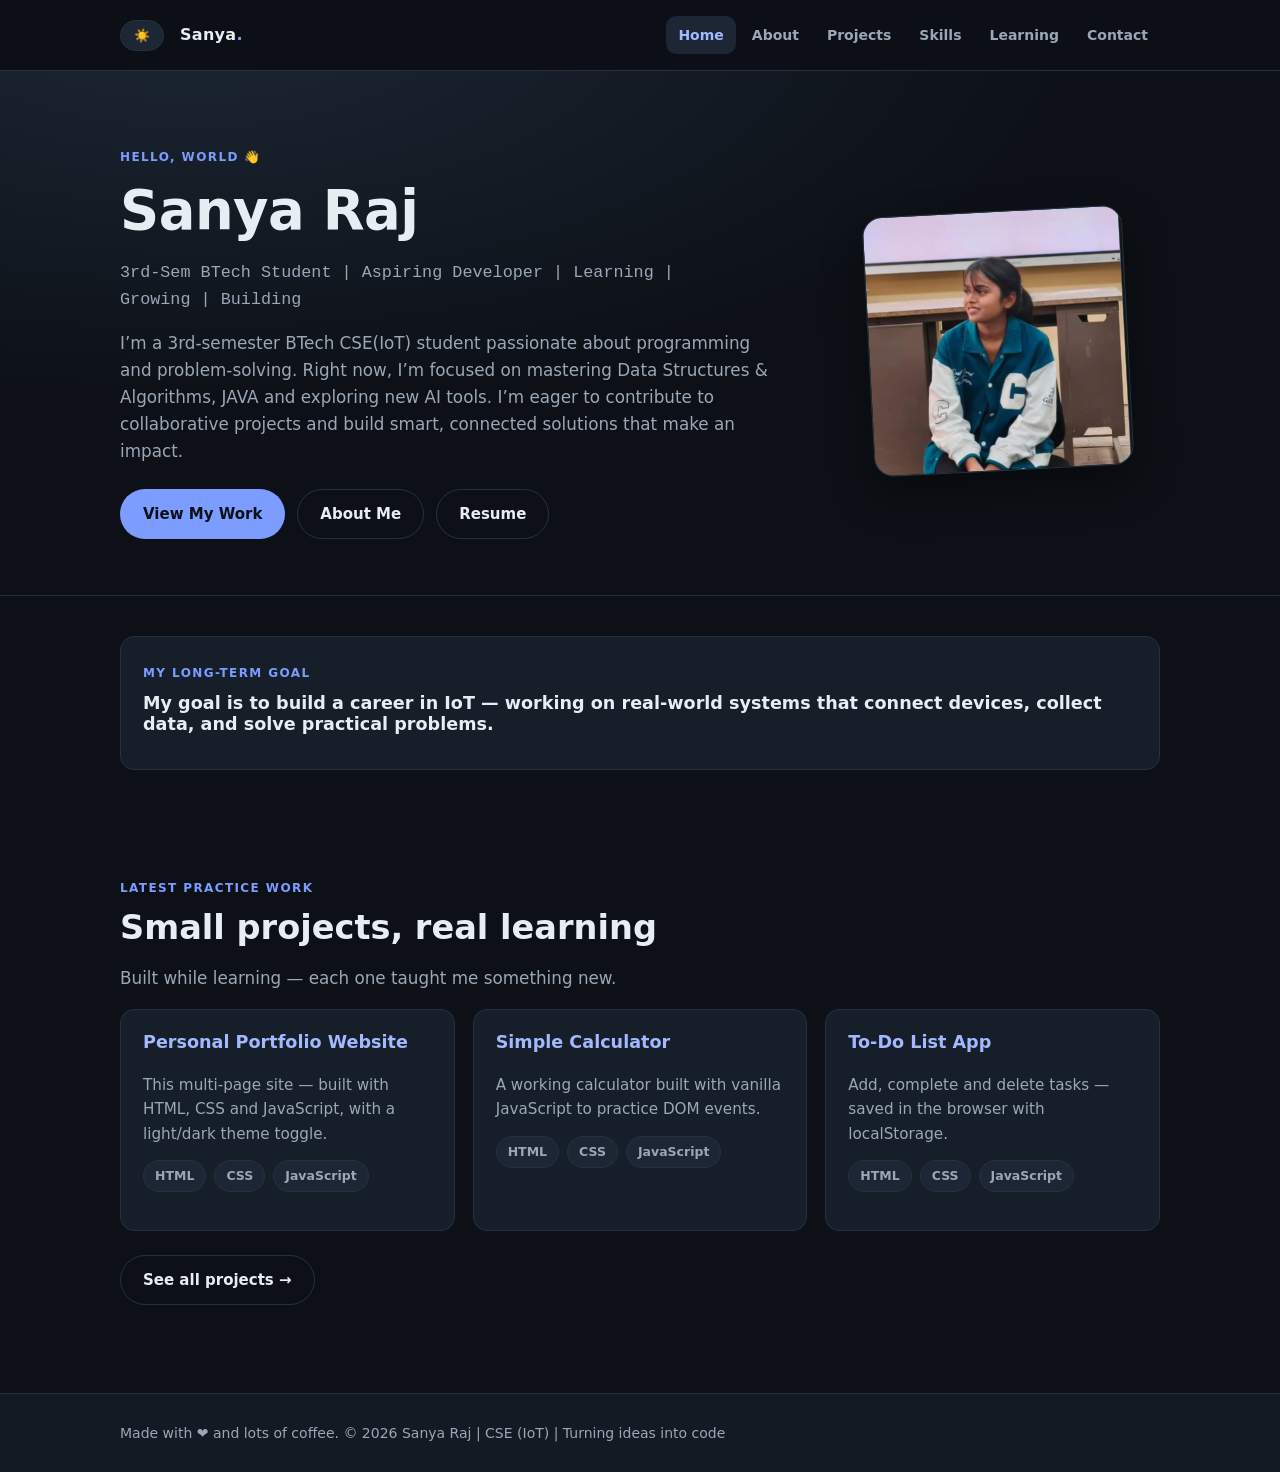
<file: index.html>
<!DOCTYPE html>
<html lang="en" data-theme="dark">
<head>
  <meta charset="UTF-8" />
  <meta name="viewport" content="width=device-width, initial-scale=1.0" />
  <title>Sanya Raj — BTech Student &amp; Aspiring Developer</title>
  <meta name="description" content="Portfolio of a 3rd-semester BTech student learning C, Python, Java, JavaScript, Web Dev and DSA. Aiming for a career in IoT." />
  <link rel="stylesheet" href="styles.css" />
</head>
<body>

  <!-- ============ NAVBAR ============ -->
  <header class="navbar">
    <div class="container nav-inner">
      <!-- Theme toggle: upper-left corner -->
      <button id="themeToggle" class="theme-toggle" type="button" aria-label="Switch theme">☀️</button>

    
      <a class="brand" href="index.html">Sanya<span>.</span></a>

      <button id="navToggle" class="nav-toggle" type="button" aria-controls="navLinks" aria-expanded="false">☰</button>

      <ul class="nav-links" id="navLinks">
        <li><a href="index.html">Home</a></li>
        <li><a href="about.html">About</a></li>
        <li><a href="projects.html">Projects</a></li>
        <li><a href="skills.html">Skills</a></li>
        <li><a href="learning.html">Learning</a></li>
        <li><a href="contact.html">Contact</a></li>
      </ul>
    </div>
  </header>

  <main>
    <!-- ============ HERO ============ -->
    <section class="hero">
      <div class="container hero-grid">
        <div>
          <span class="eyebrow">Hello, world 👋</span>
          
          <h1>Sanya Raj</h1>
          <p class="lead mono">
            3rd-Sem BTech Student | Aspiring Developer | Learning | Growing | Building
          </p>

          
          <p class="lead hero-intro">
           I’m a 3rd-semester BTech CSE(IoT) student passionate about programming and problem-solving.
Right now, I’m focused on mastering Data Structures & Algorithms, JAVA and exploring new AI tools.
I’m eager to contribute to collaborative projects and build smart, connected solutions that make an impact.
          </p>

          <div class="btn-row">
            <a class="btn btn-primary" href="projects.html">View My Work</a>
            <a class="btn btn-ghost" href="about.html">About Me</a>
            <a class="btn btn-ghost" href="about.html#resume">Resume</a>
          </div>
        </div>

        
        <div class="profile-card">
          <img class="profile-photo" src="profile.png" alt="Portrait of Sanya Raj" />
        </div>
      </div>
    </section>

    <hr class="divider" />

    <!-- ============ GOAL STRIP ============ -->
    <section class="section-tight">
      <div class="container">
        <div class="card">
          <span class="eyebrow">My long-term goal</span>
          
          <h3 class="goal-title">
            My goal is to build a career in IoT — working on real-world systems that connect devices,
            collect data, and solve practical problems.
          </h3>
        </div>
      </div>
    </section>

    <!-- ============ LATEST PRACTICE WORK ============ -->
    <section>
      <div class="container">
        <span class="eyebrow">Latest practice work</span>
        <h2>Small projects, real learning</h2>
        <p class="lead">Built while learning — each one taught me something new.</p>

        
        <div class="grid projects-preview">
          <a class="card" href="projects.html">
            <div class="card-head"><h3>Personal Portfolio Website</h3></div>
            <p>This multi-page site — built with HTML, CSS and JavaScript, with a light/dark theme toggle.</p>
            <ul class="chips">
              <li class="chip">HTML</li><li class="chip">CSS</li><li class="chip">JavaScript</li>
            </ul>
          </a>

          <a class="card" href="projects.html">
            <div class="card-head"><h3>Simple Calculator</h3></div>
            <p>A working calculator built with vanilla JavaScript to practice DOM events.</p>
            <ul class="chips">
              <li class="chip">HTML</li><li class="chip">CSS</li><li class="chip">JavaScript</li>
            </ul>
          </a>

          <a class="card" href="projects.html">
            <div class="card-head"><h3>To-Do List App</h3></div>
            <p>Add, complete and delete tasks — saved in the browser with localStorage.</p>
            <ul class="chips">
              <li class="chip">HTML</li><li class="chip">CSS</li><li class="chip">JavaScript</li>
            </ul>
          </a>
        </div>

        <div class="btn-row">
          <a class="btn btn-ghost" href="projects.html">See all projects →</a>
        </div>
      </div>
    </section>
  </main>

 
  <footer>
    <div class="container footer-inner">
      
      <span>Made with ❤️ and lots of coffee. © 2026 Sanya Raj | CSE (IoT) | Turning ideas into code</span>
    </div>
  </footer>

  <script src="script.js"></script>
</body>
</html>
</file>
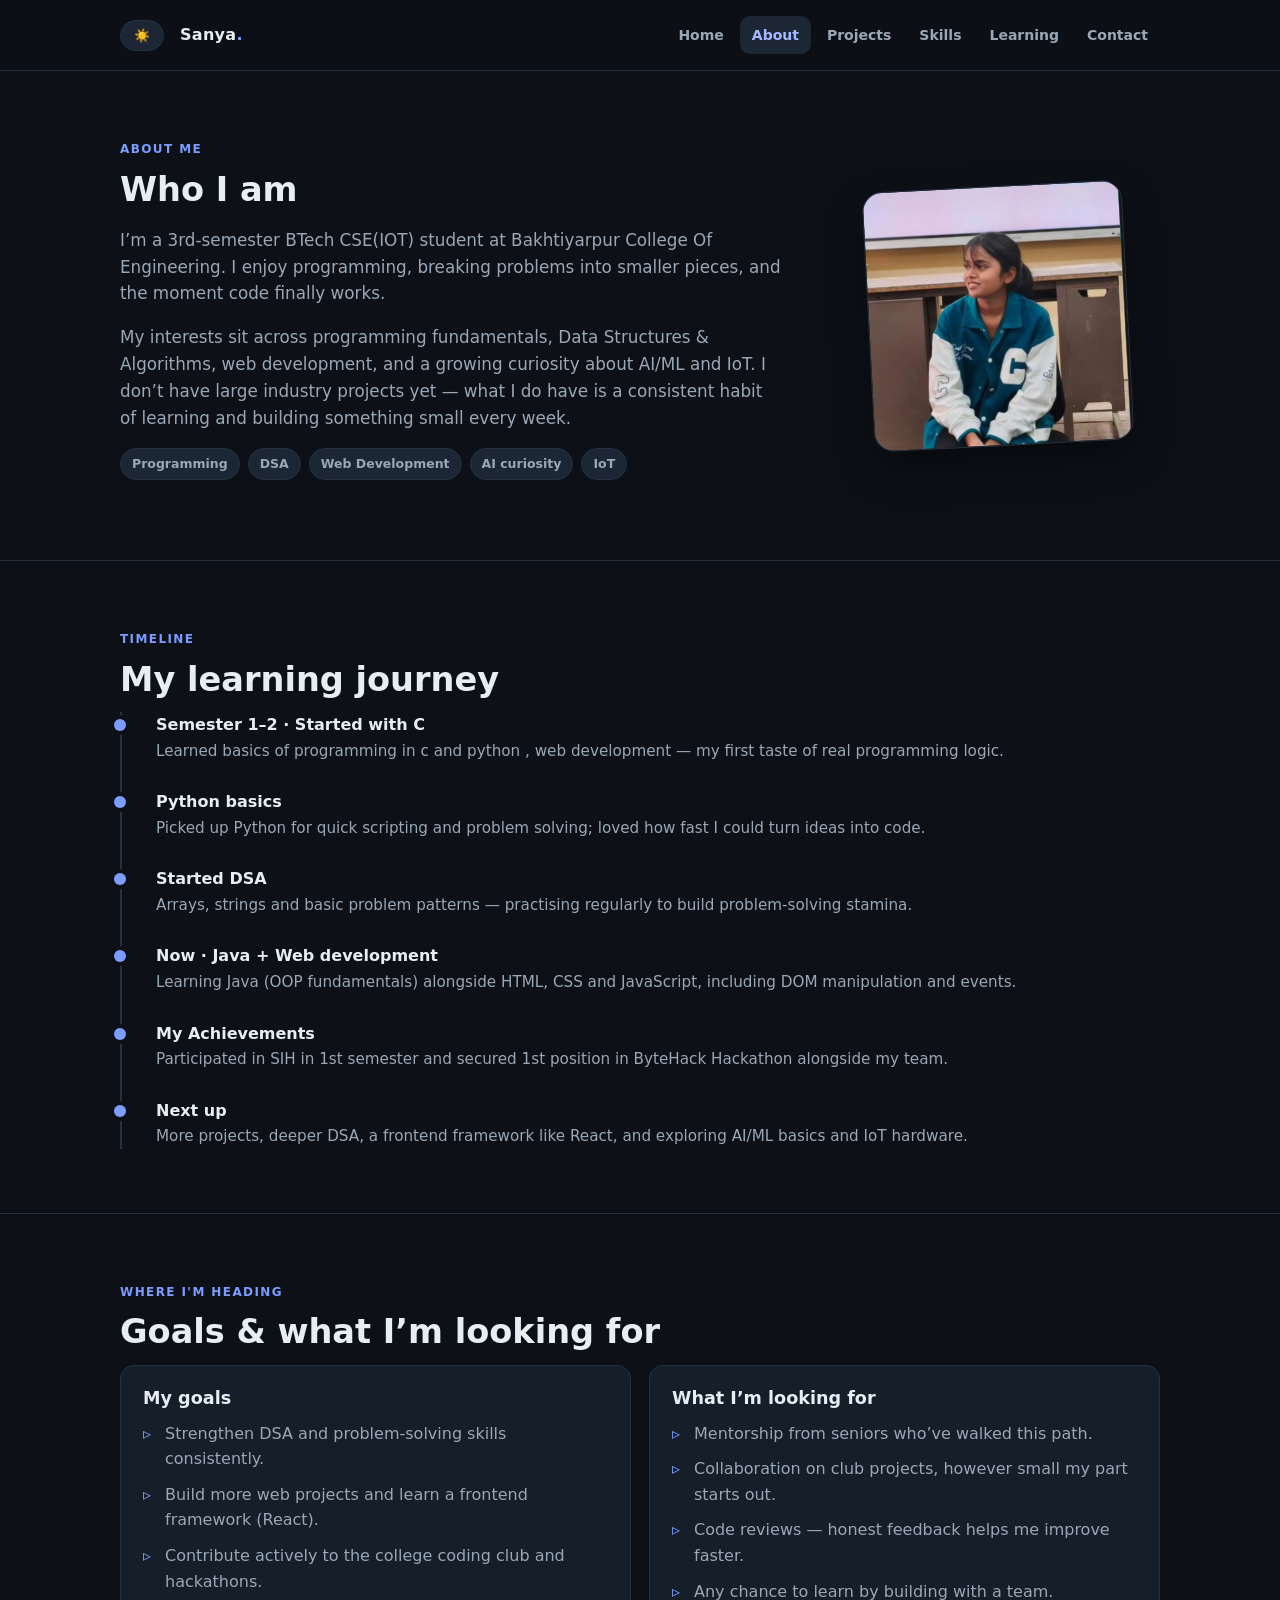
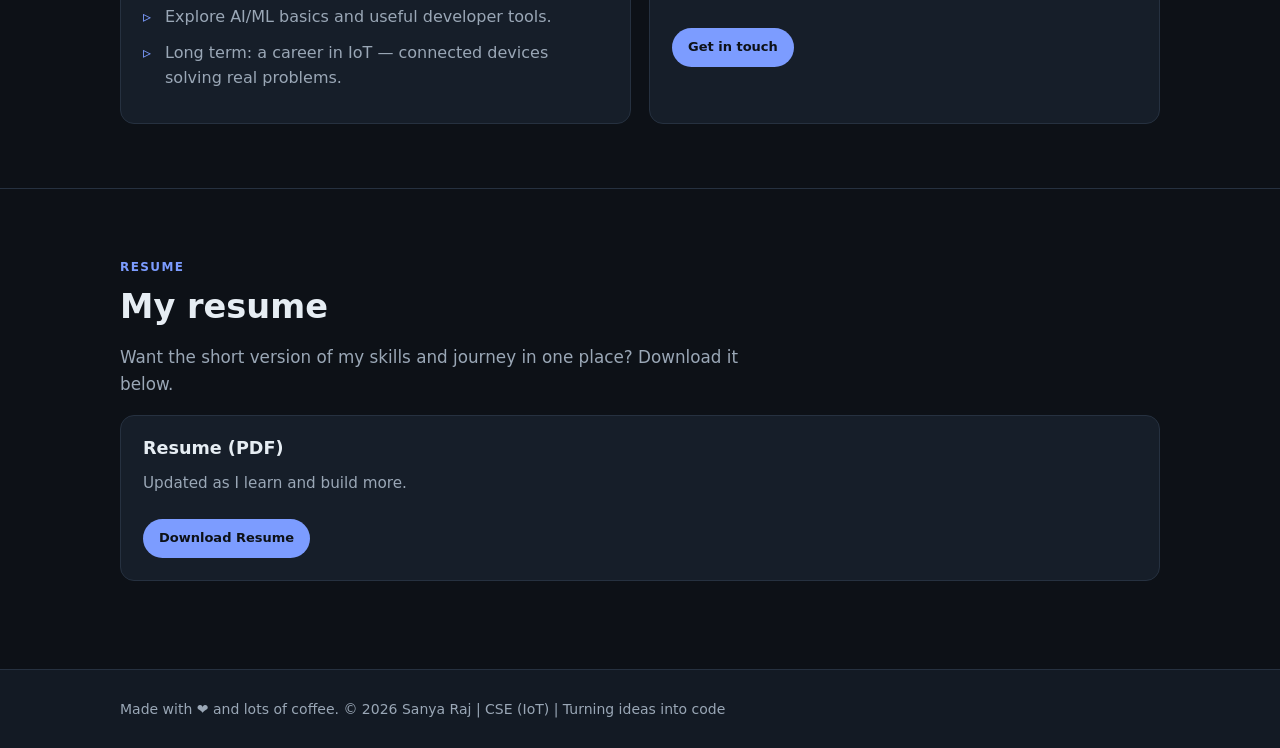
<file: about.html>
<!DOCTYPE html>
<html lang="en" data-theme="dark">
<head>
  <meta charset="UTF-8" />
  <meta name="viewport" content="width=device-width, initial-scale=1.0" />
  <title>About Me — Sanya Raj</title>
  <meta name="description" content="My learning journey, goals and what I'm looking for as a 3rd-semester BTech student." />
  <link rel="stylesheet" href="styles.css" />
</head>
<body>

  <!-- ============ NAVBAR ============ -->
  <header class="navbar">
    <div class="container nav-inner">
      <button id="themeToggle" class="theme-toggle" type="button" aria-label="Switch theme">☀️</button>
      <a class="brand" href="index.html">Sanya<span>.</span></a>
      <button id="navToggle" class="nav-toggle" type="button" aria-controls="navLinks" aria-expanded="false">☰</button>
      <ul class="nav-links" id="navLinks">
        <li><a href="index.html">Home</a></li>
        <li><a href="about.html">About</a></li>
        <li><a href="projects.html">Projects</a></li>
        <li><a href="skills.html">Skills</a></li>
        <li><a href="learning.html">Learning</a></li>
        <li><a href="contact.html">Contact</a></li>
      </ul>
    </div>
  </header>

  <main>
    <!-- ============ WHO I AM ============ -->
    <section>
      <div class="container hero-grid">
        <div>
          <span class="eyebrow">About me</span>
          <h2>Who I am</h2>
          
          <p class="lead">
            I’m a 3rd-semester BTech CSE(IOT) student at Bakhtiyarpur College Of Engineering.
            I enjoy programming, breaking problems into smaller pieces, and the moment code finally works.
          </p>
          <p class="lead">
            My interests sit across programming fundamentals, Data Structures &amp; Algorithms,
            web development, and a growing curiosity about AI/ML and IoT. I don’t have large
            industry projects yet — what I do have is a consistent habit of learning and building
            something small every week.
          </p>
          <ul class="chips">
            <li class="chip">Programming</li>
            <li class="chip">DSA</li>
            <li class="chip">Web Development</li>
            <li class="chip">AI curiosity</li>
            <li class="chip">IoT</li>
          </ul>
        </div>

        
        <div class="profile-card">
          <img class="profile-photo" src="profile.png" alt="Portrait of Sanya Raj" />
        </div>
      </div>
    </section>

    <hr class="divider" />

    <!-- ============ LEARNING JOURNEY ============ -->
    <section>
      <div class="container">
        <span class="eyebrow">Timeline</span>
        <h2>My learning journey</h2>
        
        <ul class="timeline timeline-spaced">
          <li>
            <strong>Semester 1–2 · Started with C</strong>
            <span>Learned basics of programming in c and python , web development — my first taste of real programming logic.</span>
          </li>
          <li>
            <strong>Python basics</strong>
            <span>Picked up Python for quick scripting and problem solving; loved how fast I could turn ideas into code.</span>
          </li>
          <li>
            <strong>Started DSA</strong>
            <span>Arrays, strings and basic problem patterns — practising regularly to build problem-solving stamina.</span>
          </li>
          <li>
            <strong>Now · Java + Web development</strong>
            <span>Learning Java (OOP fundamentals) alongside HTML, CSS and JavaScript, including DOM manipulation and events.</span>
          </li>
          <li>
            <strong>My Achievements</strong>
            <span>Participated in SIH in 1st semester and secured 1st position in ByteHack Hackathon alongside my team.</span>
          </li>
          <li>
            <strong>Next up</strong>
            <span>More projects, deeper DSA, a frontend framework like React, and exploring AI/ML basics and IoT hardware.</span>
          </li>
        </ul>
      </div>
    </section>

    <hr class="divider" />

    <!-- ============ GOALS + LOOKING FOR ============ -->
    <section>
      <div class="container">
        <span class="eyebrow">Where I'm heading</span>
        <h2>Goals &amp; what I’m looking for</h2>

        <div class="grid grid-spaced">
          <div class="card">
            <h3>My goals</h3>
            
            <ul class="clean-list">
              <li>Strengthen DSA and problem-solving skills consistently.</li>
              <li>Build more web projects and learn a frontend framework (React).</li>
              <li>Contribute actively to the college coding club and hackathons.</li>
              <li>Explore AI/ML basics and useful developer tools.</li>
              <li>Long term: a career in IoT — connected devices solving real problems.</li>
            </ul>
          </div>

          <div class="card">
            <h3>What I’m looking for</h3>
            <ul class="clean-list">
              <li>Mentorship from seniors who’ve walked this path.</li>
              <li>Collaboration on club projects, however small my part starts out.</li>
              <li>Code reviews — honest feedback helps me improve faster.</li>
              <li>Any chance to learn by building with a team.</li>
            </ul>
            <div class="btn-row">
              <a class="btn btn-primary btn-sm" href="contact.html">Get in touch</a>
            </div>
          </div>
        </div>
      </div>
    </section>

    <hr class="divider" />

    <!-- ============ RESUME ============ -->
    <section id="resume">
      <div class="container">
        <span class="eyebrow">Resume</span>
        <h2>My resume</h2>
        <p class="lead">Want the short version of my skills and journey in one place? Download it below.</p>

        <div class="card resume-card">
          <h3>Resume (PDF)</h3>
          <p>Updated as I learn and build more.</p>
          <div class="btn-row">
            
            <a class="btn btn-primary btn-sm" href="resume.docx" target="_blank" rel="noopener" download>Download Resume</a>
          </div>
        </div>
      </div>
    </section>
  </main>

  <footer>
    <div class="container footer-inner">
      <span>Made with ❤️ and lots of coffee. © 2026 Sanya Raj | CSE (IoT) | Turning ideas into code</span>
    </div>
  </footer>

  <script src="script.js"></script>
</body>
</html>
</file>
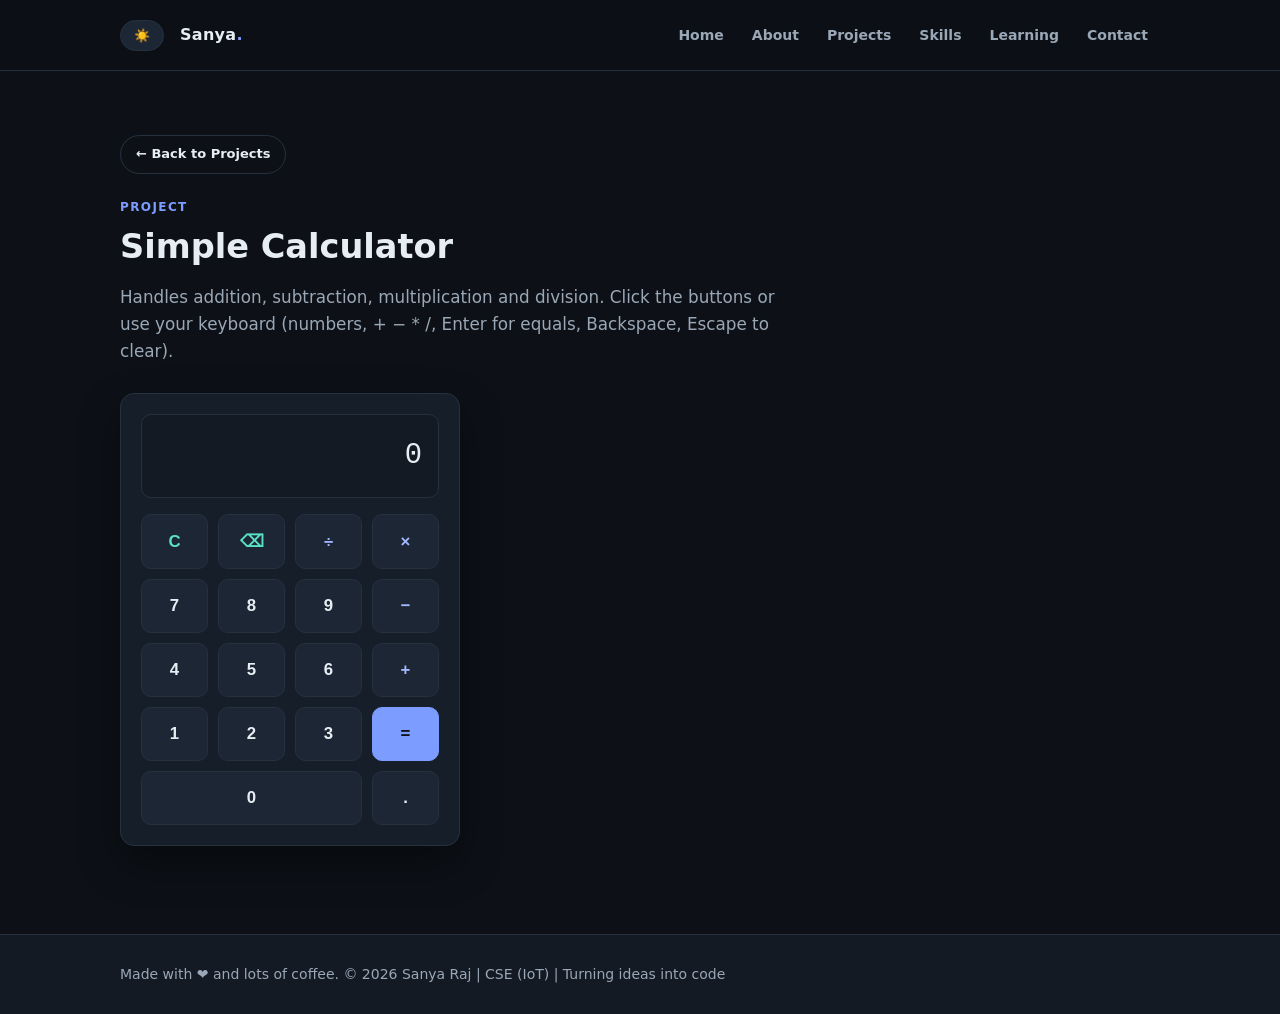
<file: calculator.html>
<!DOCTYPE html>
<html lang="en" data-theme="dark">
<head>
  <meta charset="UTF-8" />
  <meta name="viewport" content="width=device-width, initial-scale=1.0" />
  <title>Calculator — Sanya Raj</title>
  <meta name="description" content="A simple calculator project built with HTML, CSS and vanilla JavaScript." />
  <link rel="stylesheet" href="styles.css" />
</head>
<body>

  <!-- ============ NAVBAR ============ -->
  <header class="navbar">
    <div class="container nav-inner">
      <button id="themeToggle" class="theme-toggle" type="button" aria-label="Switch theme">☀️</button>
      <a class="brand" href="index.html">Sanya<span>.</span></a>
      <button id="navToggle" class="nav-toggle" type="button" aria-controls="navLinks" aria-expanded="false">☰</button>
      <ul class="nav-links" id="navLinks">
        <li><a href="index.html">Home</a></li>
        <li><a href="about.html">About</a></li>
        <li><a href="projects.html">Projects</a></li>
        <li><a href="skills.html">Skills</a></li>
        <li><a href="learning.html">Learning</a></li>
        <li><a href="contact.html">Contact</a></li>
      </ul>
    </div>
  </header>

  <main>
    <section>
      <div class="container">
        <a class="btn btn-ghost btn-sm" href="projects.html">← Back to Projects</a>
        <span class="eyebrow" style="display:block;margin-top:24px">Project</span>
        <h2>Simple Calculator</h2>
        <p class="lead">
          Handles addition, subtraction, multiplication and division. Click the buttons or use
          your keyboard (numbers, + − * /, Enter for equals, Backspace, Escape to clear).
        </p>

        <div class="calculator">
          <div class="calc-display" id="calcDisplay">0</div>
          <div class="calc-buttons">
            <button class="calc-btn calc-btn-fn" type="button" data-action="clear">C</button>
            <button class="calc-btn calc-btn-fn" type="button" data-action="backspace">⌫</button>
            <button class="calc-btn calc-btn-op" type="button" data-value="/">÷</button>
            <button class="calc-btn calc-btn-op" type="button" data-value="*">×</button>

            <button class="calc-btn" type="button" data-value="7">7</button>
            <button class="calc-btn" type="button" data-value="8">8</button>
            <button class="calc-btn" type="button" data-value="9">9</button>
            <button class="calc-btn calc-btn-op" type="button" data-value="-">−</button>

            <button class="calc-btn" type="button" data-value="4">4</button>
            <button class="calc-btn" type="button" data-value="5">5</button>
            <button class="calc-btn" type="button" data-value="6">6</button>
            <button class="calc-btn calc-btn-op" type="button" data-value="+">+</button>

            <button class="calc-btn" type="button" data-value="1">1</button>
            <button class="calc-btn" type="button" data-value="2">2</button>
            <button class="calc-btn" type="button" data-value="3">3</button>
            <button class="calc-btn calc-btn-equals" type="button" data-action="equals">=</button>

            <button class="calc-btn calc-btn-zero" type="button" data-value="0">0</button>
            <button class="calc-btn" type="button" data-value=".">.</button>
          </div>
        </div>
      </div>
    </section>
  </main>

  <footer>
    <div class="container footer-inner">
      <span>Made with ❤️ and lots of coffee. © 2026 Sanya Raj | CSE (IoT) | Turning ideas into code</span>
    </div>
  </footer>

  <script src="script.js"></script>
  <script src="calculator.js"></script>
</body>
</html>
</file>
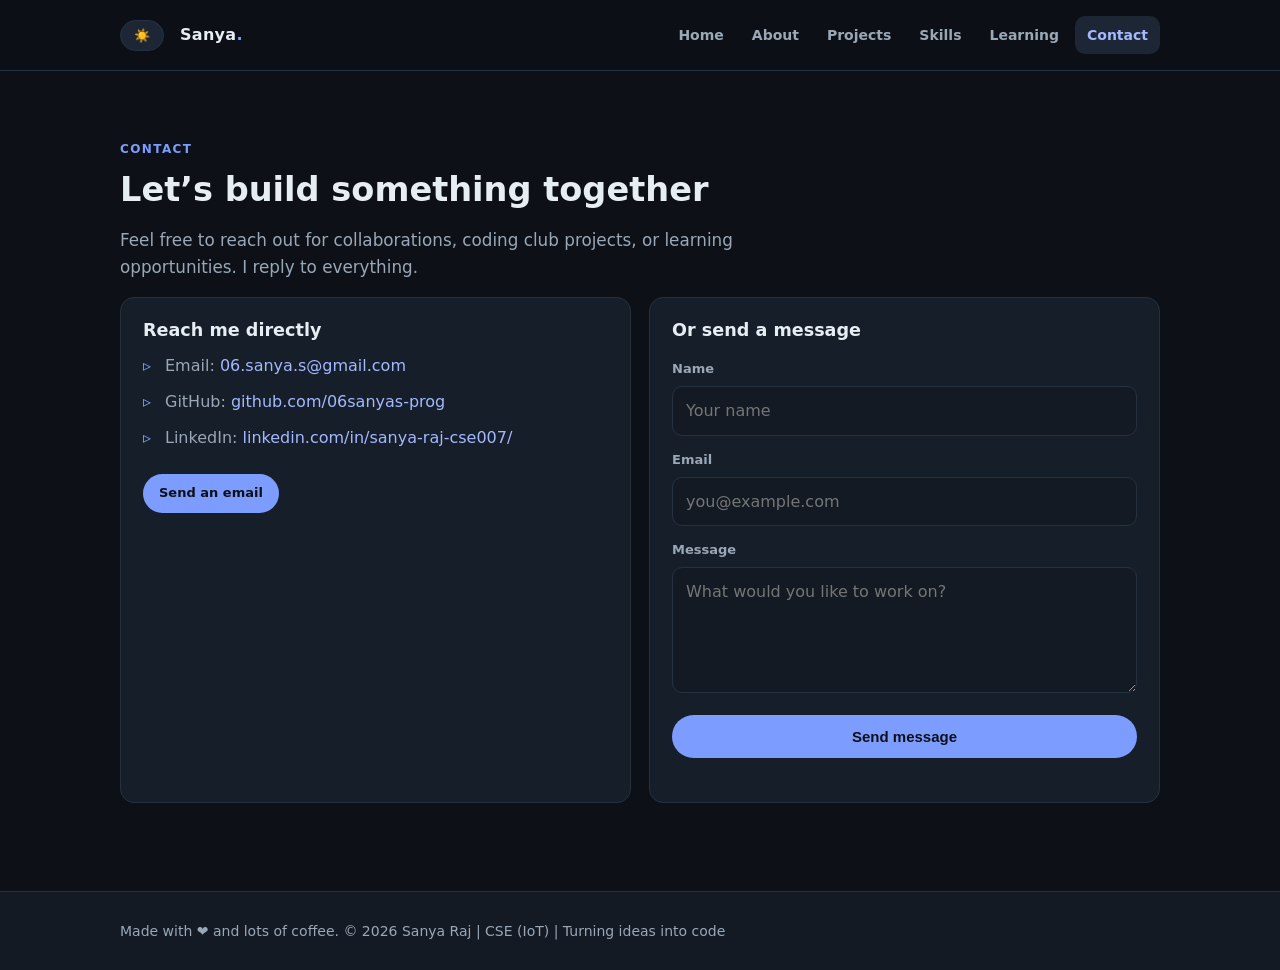
<file: contact.html>
<!DOCTYPE html>
<html lang="en" data-theme="dark">
<head>
  <meta charset="UTF-8" />
  <meta name="viewport" content="width=device-width, initial-scale=1.0" />
  <title>Contact — Sanya Raj</title>
  <meta name="description" content="Reach out for collaborations, coding club projects or learning opportunities." />
  <link rel="stylesheet" href="styles.css" />
</head>
<body>

  <!-- ============ NAVBAR ============ -->
  <header class="navbar">
    <div class="container nav-inner">
      <button id="themeToggle" class="theme-toggle" type="button" aria-label="Switch theme">☀️</button>
      <a class="brand" href="index.html">Sanya<span>.</span></a>
      <button id="navToggle" class="nav-toggle" type="button" aria-controls="navLinks" aria-expanded="false">☰</button>
      <ul class="nav-links" id="navLinks">
        <li><a href="index.html">Home</a></li>
        <li><a href="about.html">About</a></li>
        <li><a href="projects.html">Projects</a></li>
        <li><a href="skills.html">Skills</a></li>
        <li><a href="learning.html">Learning</a></li>
        <li><a href="contact.html">Contact</a></li>
      </ul>
    </div>
  </header>

  <main>
    <section>
      <div class="container">
        <span class="eyebrow">Contact</span>
        <h2>Let’s build something together</h2>
        <p class="lead">
          Feel free to reach out for collaborations, coding club projects, or learning opportunities.
          I reply to everything.
        </p>

        <div class="grid contact-grid">

          <!-- EDIT: your email, phone, GitHub and LinkedIn -->
          <div class="card">
            <h3>Reach me directly</h3>
            <ul class="clean-list">
              <li>Email: <a href="mailto:06.sanya.s@gmail.com">06.sanya.s@gmail.com</a></li>
             
            
              <li>GitHub: <a href="https://github.com/06sanyas-prog" target="_blank" rel="noopener">github.com/06sanyas-prog</a></li>
              <li>LinkedIn: <a href="https://www.linkedin.com/in/sanya-raj-cse007/" target="_blank" rel="noopener">linkedin.com/in/sanya-raj-cse007/</a></li>
            </ul>
            <div class="btn-row">
              <a class="btn btn-primary btn-sm" href="mailto:06.sanya.s@gmail.com">Send an email</a>
            </div>
          </div>

         
          <div class="card">
            <h3>Or send a message</h3>
            <form class="form" onsubmit="event.preventDefault(); this.reset(); document.getElementById('formStatus').textContent = 'Thanks! This form is a placeholder — please email me directly for now.';">
              <div>
                <label for="name">Name</label>
                <input id="name" name="name" type="text" placeholder="Your name" required />
              </div>
              <div>
                <label for="email">Email</label>
                <input id="email" name="email" type="email" placeholder="you@example.com" required />
              </div>
              <div>
                <label for="message">Message</label>
                <textarea id="message" name="message" rows="4" placeholder="What would you like to work on?" required></textarea>
              </div>
              <button class="btn btn-primary" type="submit">Send message</button>
             
              <p class="form-note" id="formStatus"></p>
            </form>
          </div>

        </div>
      </div>
    </section>
  </main>

  <footer>
    <div class="container footer-inner">
      <span>Made with ❤️ and lots of coffee. © 2026 Sanya Raj | CSE (IoT) | Turning ideas into code</span>
    </div>
  </footer>

  <script src="script.js"></script>
</body>
</html>
</file>
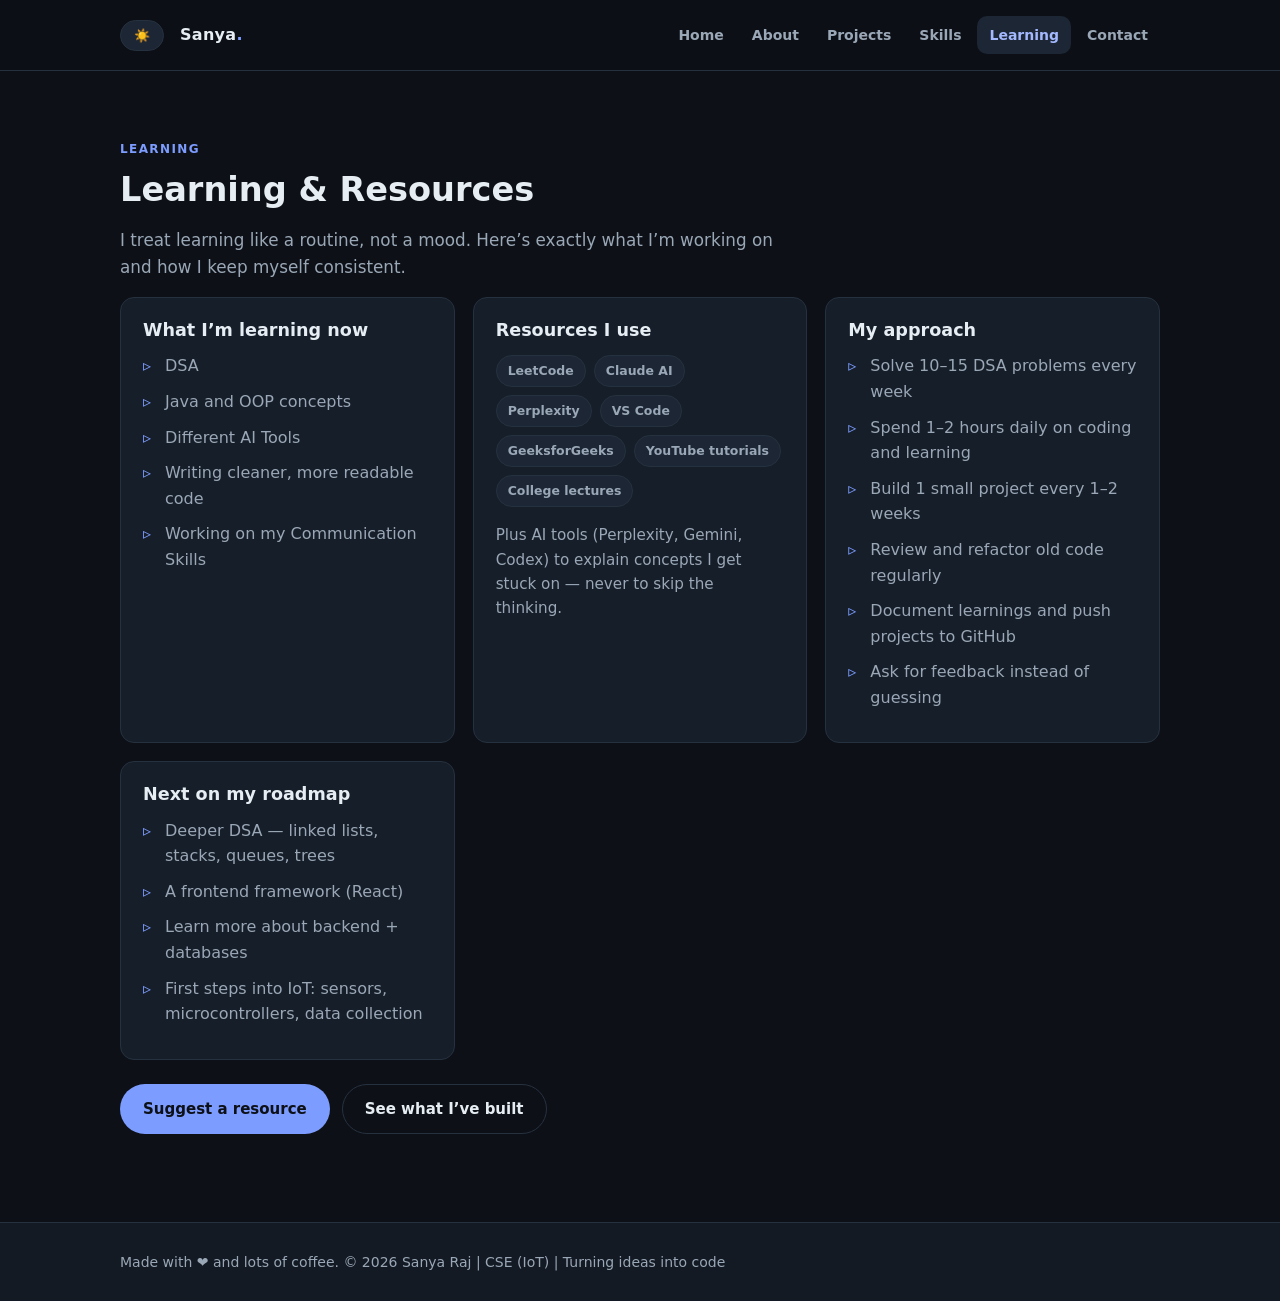
<file: learning.html>
<!DOCTYPE html>
<html lang="en" data-theme="dark">
<head>
  <meta charset="UTF-8" />
  <meta name="viewport" content="width=device-width, initial-scale=1.0" />
  <title>Learning &amp; Resources — Sanya Raj</title>
  <meta name="description" content="What I'm learning now, the resources I use, and my weekly learning routine." />
  <link rel="stylesheet" href="styles.css" />
</head>
<body>

  <!-- ============ NAVBAR ============ -->
  <header class="navbar">
    <div class="container nav-inner">
      <button id="themeToggle" class="theme-toggle" type="button" aria-label="Switch theme">☀️</button>
      <a class="brand" href="index.html">Sanya<span>.</span></a>
      <button id="navToggle" class="nav-toggle" type="button" aria-controls="navLinks" aria-expanded="false">☰</button>
      <ul class="nav-links" id="navLinks">
        <li><a href="index.html">Home</a></li>
        <li><a href="about.html">About</a></li>
        <li><a href="projects.html">Projects</a></li>
        <li><a href="skills.html">Skills</a></li>
        <li><a href="learning.html">Learning</a></li>
        <li><a href="contact.html">Contact</a></li>
      </ul>
    </div>
  </header>

  <main>
    <section>
      <div class="container">
        <span class="eyebrow">Learning</span>
        <h2>Learning &amp; Resources</h2>
        <p class="lead">
          I treat learning like a routine, not a mood. Here’s exactly what I’m working on
          and how I keep myself consistent.
        </p>

        <div class="grid learning-grid">

          
          <div class="card">
            <h3>What I’m learning now</h3>
            <ul class="clean-list">
              <li>DSA </li>
              <li>Java and OOP concepts</li>
              <li>Different AI Tools</li>
              <li>Writing cleaner, more readable code</li>
              <li>Working on my Communication Skills</li>
            </ul>
          </div>

          
          <div class="card">
            <h3>Resources I use</h3>
            <ul class="chips">
              <li class="chip">LeetCode</li>
              <li class="chip">Claude AI</li>
              <li class="chip">Perplexity</li>
              <li class="chip">VS Code</li>
              <li class="chip">GeeksforGeeks</li>
              <li class="chip">YouTube tutorials</li>
              <li class="chip">College lectures</li>
            </ul>
            <p style="margin-top:14px">Plus AI tools (Perplexity, Gemini, Codex) to explain concepts I get stuck on — never to skip the thinking.</p>
          </div>

          
          <div class="card">
            <h3>My approach</h3>
            <ul class="clean-list">
              <li>Solve 10–15 DSA problems every week</li>
              <li>Spend 1–2 hours daily on coding and learning</li>
              <li>Build 1 small project every 1–2 weeks</li>
              <li>Review and refactor old code regularly</li>
              <li>Document learnings and push projects to GitHub</li>
              <li>Ask for feedback instead of guessing</li>
            </ul>
          </div>

          <div class="card">
            <h3>Next on my roadmap</h3>
            <ul class="clean-list">
              <li>Deeper DSA — linked lists, stacks, queues, trees</li>
              <li>A frontend framework (React)</li>
              <li>Learn more about backend + databases</li>
              <li>First steps into IoT: sensors, microcontrollers, data collection</li>
            </ul>
          </div>

        </div>

        <div class="btn-row">
          <a class="btn btn-primary" href="contact.html">Suggest a resource</a>
          <a class="btn btn-ghost" href="projects.html">See what I’ve built</a>
        </div>
      </div>
    </section>
  </main>

  <footer>
    <div class="container footer-inner">
      <span>Made with ❤️ and lots of coffee. © 2026 Sanya Raj | CSE (IoT) | Turning ideas into code</span>
    </div>
  </footer>

  <script src="script.js"></script>
</body>
</html>
</file>
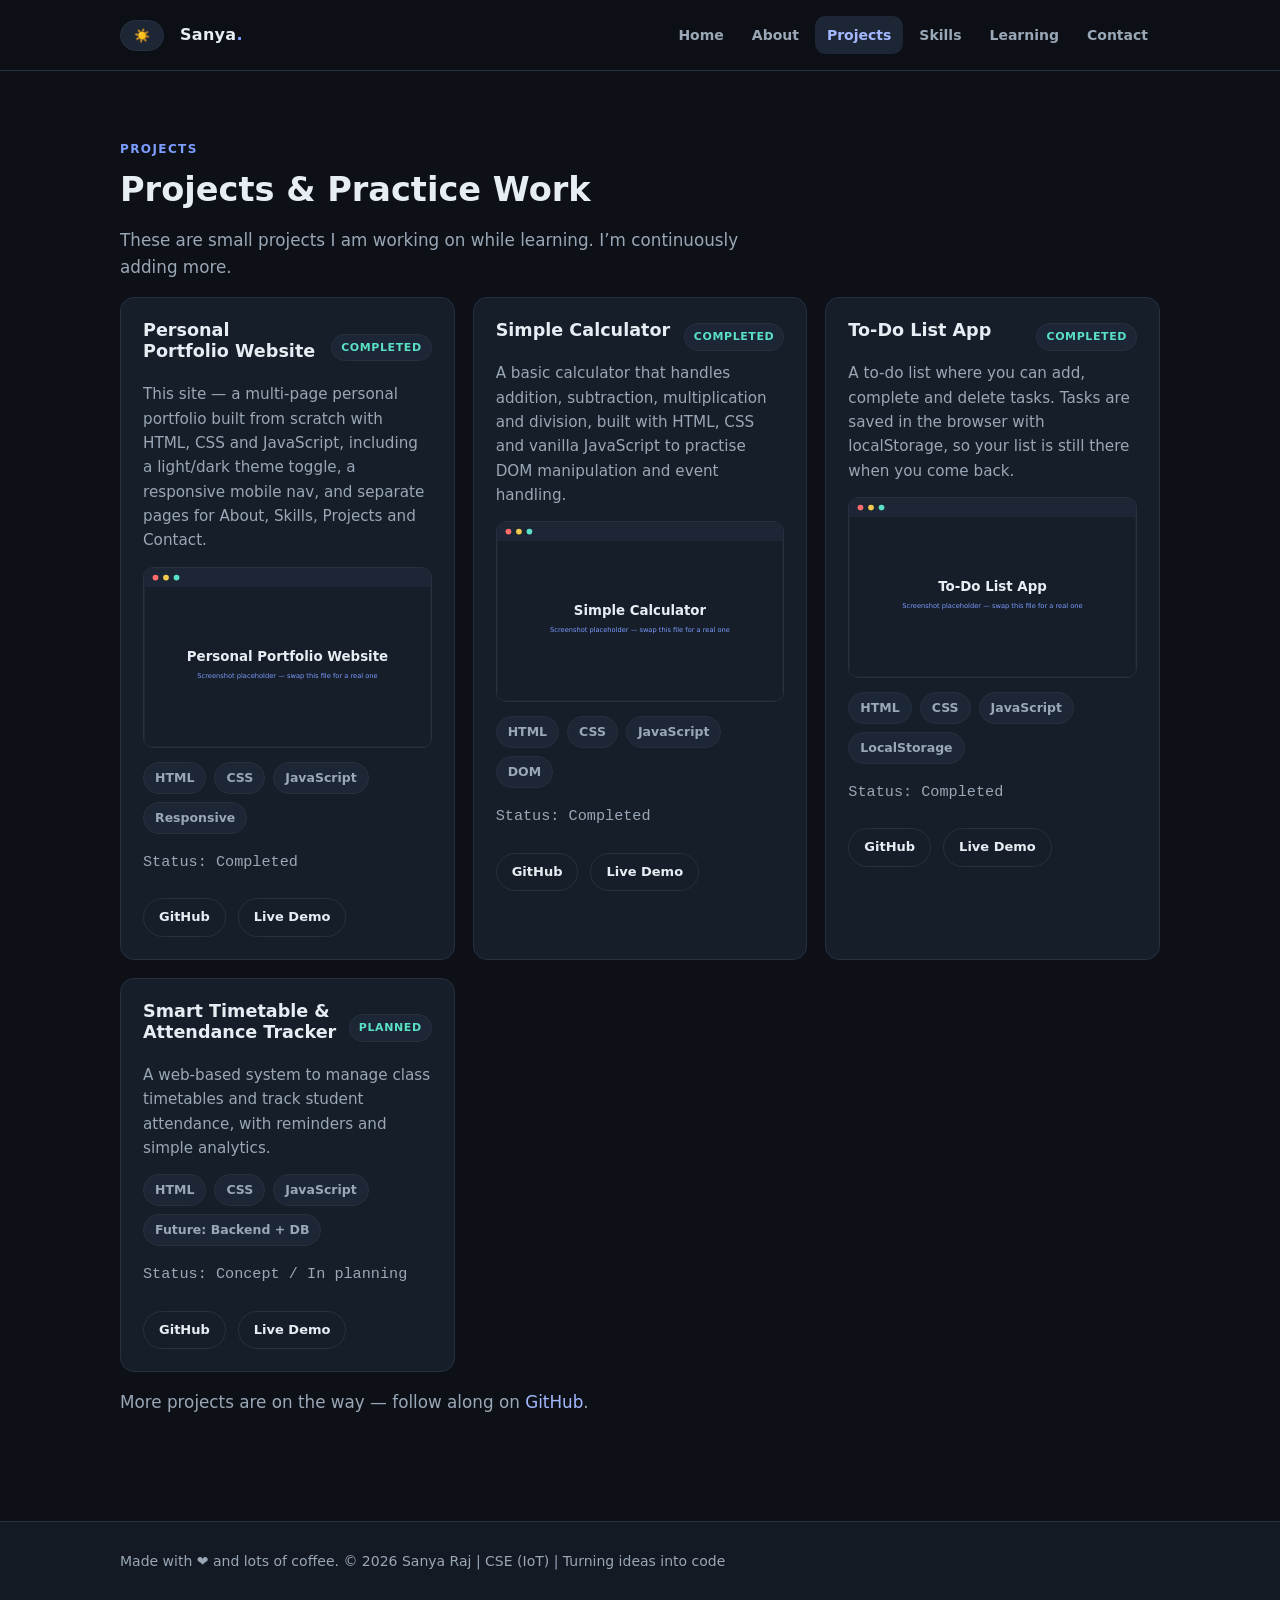
<file: projects.html>
<!DOCTYPE html>
<html lang="en" data-theme="dark">
<head>
  <meta charset="UTF-8" />
  <meta name="viewport" content="width=device-width, initial-scale=1.0" />
  <title>Projects &amp; Practice Work — Sanya Raj</title>
  <meta name="description" content="Small learning projects built with HTML, CSS and JavaScript, plus planned projects." />
  <link rel="stylesheet" href="styles.css" />
</head>
<body>

  <!-- ============ NAVBAR ============ -->
  <header class="navbar">
    <div class="container nav-inner">
      <button id="themeToggle" class="theme-toggle" type="button" aria-label="Switch theme">☀️</button>
      <a class="brand" href="index.html">Sanya<span>.</span></a>
      <button id="navToggle" class="nav-toggle" type="button" aria-controls="navLinks" aria-expanded="false">☰</button>
      <ul class="nav-links" id="navLinks">
        <li><a href="index.html">Home</a></li>
        <li><a href="about.html">About</a></li>
        <li><a href="projects.html">Projects</a></li>
        <li><a href="skills.html">Skills</a></li>
        <li><a href="learning.html">Learning</a></li>
        <li><a href="contact.html">Contact</a></li>
      </ul>
    </div>
  </header>

  <main>
    <section>
      <div class="container">
        <span class="eyebrow">Projects</span>
        <h2>Projects &amp; Practice Work</h2>
        <p class="lead">
          These are small projects I am working on while learning. I’m continuously adding more.
        </p>

        <div class="grid projects-grid">

          <!-- PROJECT 1 -->
          <article class="card">
            <div class="card-head">
              <h3>Personal Portfolio Website</h3>
              <span class="badge">Completed</span>
            </div>
            <p>
              This site — a multi-page personal portfolio built from scratch with HTML, CSS and
              JavaScript, including a light/dark theme toggle, a responsive mobile nav, and
              separate pages for About, Skills, Projects and Contact.
            </p>
            
            <img class="project-img" src="project-portfolio.svg" alt="Screenshot placeholder for the portfolio homepage" />
            <ul class="chips">
              <li class="chip">HTML</li><li class="chip">CSS</li><li class="chip">JavaScript</li>
              <li class="chip">Responsive</li>
            </ul>
            <p class="mono project-status">Status: Completed</p>
            <div class="btn-row">
              
              <a class="btn btn-ghost btn-sm" href="https://github.com/06sanyas-prog" target="_blank" rel="noopener">GitHub</a>
              <a class="btn btn-ghost btn-sm" href="index.html">Live Demo</a>
            </div>
          </article>

          <!-- PROJECT 2 -->
          <article class="card">
            <div class="card-head">
              <h3>Simple Calculator</h3>
              <span class="badge">Completed</span>
            </div>
            <p>
              A basic calculator that handles addition, subtraction, multiplication and
              division, built with HTML, CSS and vanilla JavaScript to practise DOM
              manipulation and event handling.
            </p>
           
            <img class="project-img" src="project-calculator.svg" alt="Screenshot placeholder for the calculator app" />
            <ul class="chips">
              <li class="chip">HTML</li><li class="chip">CSS</li><li class="chip">JavaScript</li>
              <li class="chip">DOM</li>
            </ul>
            <p class="mono project-status">Status: Completed</p>
            <div class="btn-row">
              
              <a class="btn btn-ghost btn-sm" href="https://github.com/06sanyas-prog" target="_blank" rel="noopener">GitHub</a>
              <a class="btn btn-ghost btn-sm" href="calculator.html">Live Demo</a>
            </div>
          </article>

          <!-- PROJECT 3 -->
          <article class="card">
            <div class="card-head">
              <h3>To-Do List App</h3>
              <span class="badge">Completed</span>
            </div>
            <p>
              A to-do list where you can add, complete and delete tasks. Tasks are saved in the
              browser with localStorage, so your list is still there when you come back.
            </p>
            
            <img class="project-img" src="project-todo.svg" alt="Screenshot placeholder for the to-do list app" />
            <ul class="chips">
              <li class="chip">HTML</li><li class="chip">CSS</li><li class="chip">JavaScript</li>
              <li class="chip">LocalStorage</li>
            </ul>
            <p class="mono project-status">Status: Completed</p>
            <div class="btn-row">
              
              <a class="btn btn-ghost btn-sm" href="https://github.com/06sanyas-prog" target="_blank" rel="noopener">GitHub</a>
              <a class="btn btn-ghost btn-sm" href="todo.html">Live Demo</a>
            </div>
          </article>

          <!-- PROJECT 4 (planned) -->
          <article class="card">
            <div class="card-head">
              <h3>Smart Timetable &amp; Attendance Tracker</h3>
              <span class="badge">Planned</span>
            </div>
            <p>
              A web-based system to manage class timetables and track student attendance,
              with reminders and simple analytics.
            </p>
            <ul class="chips">
              <li class="chip">HTML</li><li class="chip">CSS</li><li class="chip">JavaScript</li>
              <li class="chip">Future: Backend + DB</li>
            </ul>
            <p class="mono project-status">Status: Concept / In planning</p>
            <div class="btn-row">
              <a class="btn btn-ghost btn-sm" href="#" aria-disabled="true">GitHub</a>
              <a class="btn btn-ghost btn-sm" href="#" aria-disabled="true">Live Demo</a>
            </div>
          </article>

        </div>

        <p class="lead projects-followup">
          More projects are on the way — follow along on
         
          <a href="https://github.com/06sanyas-prog" target="_blank" rel="noopener">GitHub</a>.
        </p>
      </div>
    </section>
  </main>

  <footer>
    <div class="container footer-inner">
      <span>Made with ❤️ and lots of coffee. © 2026 Sanya Raj | CSE (IoT) | Turning ideas into code</span>
    </div>
  </footer>

  <script src="script.js"></script>
</body>
</html>
</file>
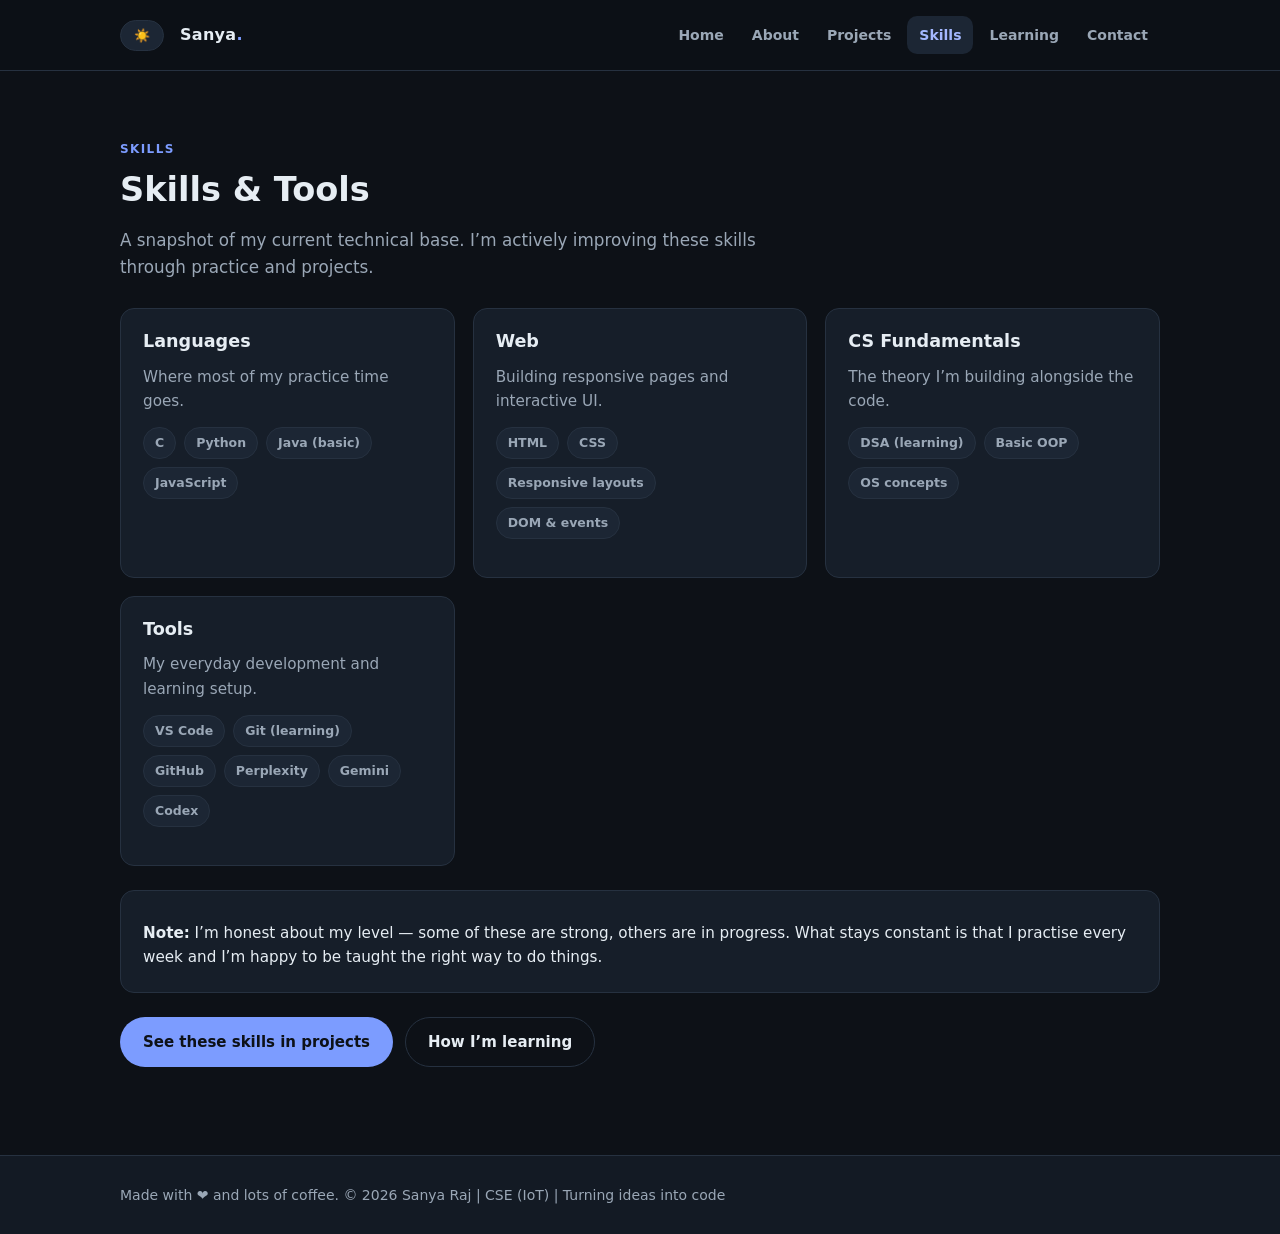
<file: skills.html>
<!DOCTYPE html>
<html lang="en" data-theme="dark">
<head>
  <meta charset="UTF-8" />
  <meta name="viewport" content="width=device-width, initial-scale=1.0" />
  <title>Skills &amp; Tools — Sanya Raj</title>
  <meta name="description" content="Languages, web basics, CS fundamentals and tools I work with." />
  <link rel="stylesheet" href="styles.css" />
</head>
<body>

  <!-- ============ NAVBAR ============ -->
  <header class="navbar">
    <div class="container nav-inner">
      <button id="themeToggle" class="theme-toggle" type="button" aria-label="Switch theme">☀️</button>
      <a class="brand" href="index.html">Sanya<span>.</span></a>
      <button id="navToggle" class="nav-toggle" type="button" aria-controls="navLinks" aria-expanded="false">☰</button>
      <ul class="nav-links" id="navLinks">
        <li><a href="index.html">Home</a></li>
        <li><a href="about.html">About</a></li>
        <li><a href="projects.html">Projects</a></li>
        <li><a href="skills.html">Skills</a></li>
        <li><a href="learning.html">Learning</a></li>
        <li><a href="contact.html">Contact</a></li>
      </ul>
    </div>
  </header>

  <main>
    <section>
      <div class="container">
        <span class="eyebrow">Skills</span>
        <h2>Skills &amp; Tools</h2>
        <p class="lead">
          A snapshot of my current technical base. I’m actively improving these skills
          through practice and projects.
        </p>

        
        <div class="grid" style="margin-top:28px">

          <div class="card">
            <h3>Languages</h3>
            <p>Where most of my practice time goes.</p>
            <ul class="chips">
              <li class="chip">C</li>
              <li class="chip">Python</li>
              <li class="chip">Java (basic)</li>
              <li class="chip">JavaScript</li>
            </ul>
          </div>

          <div class="card">
            <h3>Web</h3>
            <p>Building responsive pages and interactive UI.</p>
            <ul class="chips">
              <li class="chip">HTML</li>
              <li class="chip">CSS</li>
              <li class="chip">Responsive layouts</li>
              <li class="chip">DOM &amp; events</li>
            </ul>
          </div>

          <div class="card">
            <h3>CS Fundamentals</h3>
            <p>The theory I’m building alongside the code.</p>
            <ul class="chips">
              <li class="chip">DSA (learning)</li>
              <li class="chip">Basic OOP</li>
              <li class="chip">OS concepts</li>
            </ul>
          </div>

          <div class="card">
            <h3>Tools</h3>
            <p>My everyday development and learning setup.</p>
            <ul class="chips">
              <li class="chip">VS Code</li>
              <li class="chip">Git (learning)</li>
              <li class="chip">GitHub</li>
              <li class="chip">Perplexity</li>
              <li class="chip">Gemini</li>
              <li class="chip">Codex</li>
            </ul>
          </div>

        </div>

        <div class="card" style="margin-top:24px">
          <p style="color:var(--text)">
            <strong>Note:</strong> I’m honest about my level — some of these are strong,
            others are in progress. What stays constant is that I practise every week and
            I’m happy to be taught the right way to do things.
          </p>
        </div>

        <div class="btn-row">
          <a class="btn btn-primary" href="projects.html">See these skills in projects</a>
          <a class="btn btn-ghost" href="learning.html">How I’m learning</a>
        </div>
      </div>
    </section>
  </main>

  <footer>
    <div class="container footer-inner">
      <span>Made with ❤️ and lots of coffee. © 2026 Sanya Raj | CSE (IoT) | Turning ideas into code</span>
    </div>
  </footer>

  <script src="script.js"></script>
</body>
</html>
</file>
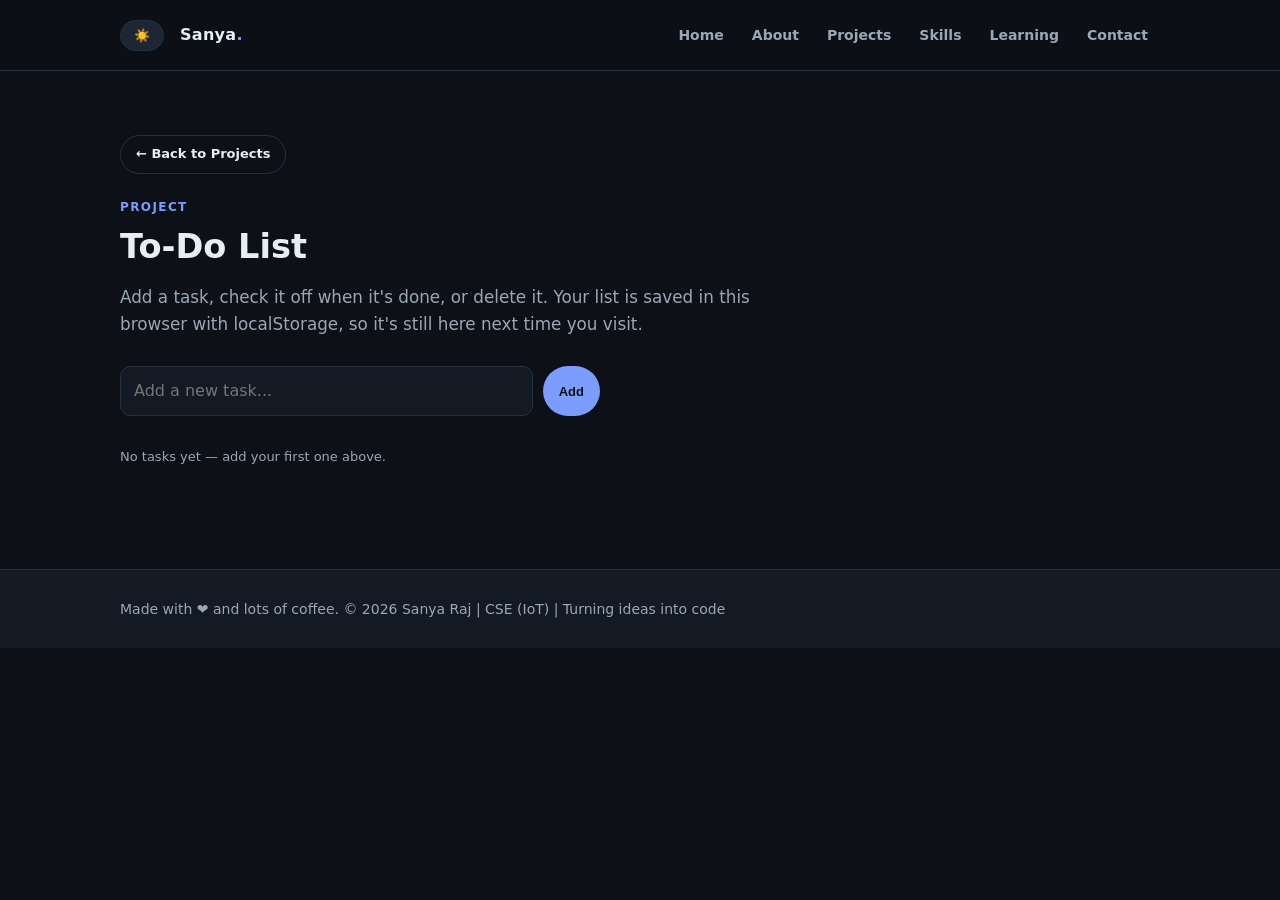
<file: todo.html>
<!DOCTYPE html>
<html lang="en" data-theme="dark">
<head>
  <meta charset="UTF-8" />
  <meta name="viewport" content="width=device-width, initial-scale=1.0" />
  <title>To-Do List — Sanya Raj</title>
  <meta name="description" content="A to-do list project built with HTML, CSS and vanilla JavaScript, using localStorage." />
  <link rel="stylesheet" href="styles.css" />
  <style>
    .todo-project-label {
      display: block;
      margin-top: 24px;
    }
  </style>
</head>
<body>

  <!-- ============ NAVBAR ============ -->
  <header class="navbar">
    <div class="container nav-inner">
      <button id="themeToggle" class="theme-toggle" type="button" aria-label="Switch theme">☀️</button>
      <a class="brand" href="index.html">Sanya<span>.</span></a>
      <button id="navToggle" class="nav-toggle" type="button" aria-controls="navLinks" aria-expanded="false">☰</button>
      <ul class="nav-links" id="navLinks">
        <li><a href="index.html">Home</a></li>
        <li><a href="about.html">About</a></li>
        <li><a href="projects.html">Projects</a></li>
        <li><a href="skills.html">Skills</a></li>
        <li><a href="learning.html">Learning</a></li>
        <li><a href="contact.html">Contact</a></li>
      </ul>
    </div>
  </header>

  <main>
    <section>
      <div class="container">
        <a class="btn btn-ghost btn-sm" href="projects.html">← Back to Projects</a>
        <span class="eyebrow" style="display:block;margin-top:24px">Project</span>
        <h2>To-Do List</h2>
        <p class="lead">
          Add a task, check it off when it's done, or delete it. Your list is saved in this
          browser with localStorage, so it's still here next time you visit.
        </p>

        <div class="todo-app">
          <form class="todo-input-row" id="todoForm">
            <input type="text" id="todoInput" placeholder="Add a new task..." required />
            <button class="btn btn-primary btn-sm" type="submit">Add</button>
          </form>
          <ul class="todo-list" id="todoList"></ul>
          <p class="form-note" id="todoEmpty">No tasks yet — add your first one above.</p>
        </div>
      </div>
    </section>
  </main>

  <footer>
    <div class="container footer-inner">
              
      <span>Made with ❤️ and lots of coffee. © 2026 Sanya Raj | CSE (IoT) | Turning ideas into code</span>
    </div>
  </footer>

  <script src="script.js"></script>
  <script src="todo.js"></script>
</body>
</html>
</file>
<file: styles.css>
:root {
  --bg: #0d1117;
  --bg-soft: #131a24;
  --surface: #161e29;
  --surface-2: #1c2634;
  --border: #263140;
  --text: #e6edf3;
  --text-muted: #9aa7b6;
  --primary: #7c9cff;        
  --primary-strong: #a4b8ff;
  --accent: #59e0c5;         
  --on-primary: #0d1117;
  --shadow: 0 18px 40px rgba(0, 0, 0, 0.45);
  --radius: 14px;
  --nav-bg: rgba(13, 17, 23, 0.85);
}


[data-theme="light"] {
  --bg: #fdf7fb;
  --bg-soft: #f7f0fb;
  --surface: #ffffff;
  --surface-2: #f6effc;
  --border: #ecd9ee;
  --text: #3a2f42;
  --text-muted: #7b6b86;
  --primary: #b98cd9;       
  --primary-strong: #9a6bc4;
  --accent: #f0a6c8;         
  --on-primary: #ffffff;
  --shadow: 0 14px 34px rgba(185, 140, 217, 0.22);
  --nav-bg: rgba(253, 247, 251, 0.85);
}


* { box-sizing: border-box; }

html { scroll-behavior: smooth; }

body {
  margin: 0;
  background: var(--bg);
  color: var(--text);
  font-family: ui-sans-serif, system-ui, -apple-system, "Segoe UI", Roboto,
    "Helvetica Neue", Arial, sans-serif;
  line-height: 1.6;
  transition: background-color 0.3s ease, color 0.3s ease;
}

img { max-width: 100%; display: block; }

a { color: var(--primary-strong); text-decoration: none; transition: color 0.2s ease; }
a:hover { color: var(--accent); }

.mono {
  font-family: ui-monospace, SFMono-Regular, Menlo, Consolas, "Liberation Mono", monospace;
}

.container {
  width: 100%;
  max-width: 1080px;
  margin: 0 auto;
  padding: 0 20px;
}


.navbar {
  position: sticky;
  top: 0;
  z-index: 50;
  background: var(--nav-bg);
  -webkit-backdrop-filter: blur(10px);
  backdrop-filter: blur(10px);
  border-bottom: 1px solid var(--border);
}

.nav-inner {
  display: flex;
  align-items: center;
  gap: 12px;
  min-height: 64px;
}


.theme-toggle {
  display: inline-flex;
  align-items: center;
  gap: 8px;
  background: var(--surface-2);
  color: var(--text);
  border: 1px solid var(--border);
  border-radius: 999px;
  padding: 7px 13px;
  font-size: 13px;
  font-weight: 600;
  cursor: pointer;
  transition: transform 0.2s ease, background-color 0.2s ease, border-color 0.2s ease;
}
.theme-toggle:hover {
  transform: translateY(-1px);
  border-color: var(--primary);
  color: var(--primary-strong);
}

.brand {
  margin-left: 4px;
  font-weight: 800;
  letter-spacing: 0.3px;
  color: var(--text);
  white-space: nowrap;
}
.brand span { color: var(--primary); }

.nav-links {
  margin-left: auto;
  display: flex;
  align-items: center;
  gap: 4px;
  list-style: none;
  padding: 0;
}

.nav-links a {
  display: block;
  padding: 8px 12px;
  border-radius: 10px;
  font-size: 14px;
  font-weight: 600;
  color: var(--text-muted);
  transition: color 0.2s ease, background-color 0.2s ease;
}
.nav-links a:hover { color: var(--text); background: var(--surface-2); }
.nav-links a.active { color: var(--primary-strong); background: var(--surface-2); }

/* Mobile menu button */
.nav-toggle {
  margin-left: auto;
  display: none;
  background: var(--surface-2);
  border: 1px solid var(--border);
  color: var(--text);
  border-radius: 10px;
  padding: 8px 11px;
  font-size: 16px;
  cursor: pointer;
}

@media (max-width: 820px) {
  .nav-toggle { display: block; }
  .nav-links {
    position: absolute;
    top: 64px;
    left: 0;
    right: 0;
    margin: 0;
    flex-direction: column;
    align-items: stretch;
    gap: 2px;
    padding: 10px 16px 16px;
    background: var(--bg-soft);
    border-bottom: 1px solid var(--border);
    display: none;
  }
  .nav-links.open { display: flex; }
}

/* ---------- SECTIONS / HEADINGS ---------- */
section { padding: 64px 0; }
.section-tight { padding: 40px 0; }

h1, h2, h3 { line-height: 1.2; margin: 0 0 12px; }
h1 { font-size: clamp(2rem, 6vw, 3.4rem); letter-spacing: -0.5px; }
h2 { font-size: clamp(1.5rem, 4vw, 2.1rem); }
h3 { font-size: 1.1rem; }

.eyebrow {
  display: inline-block;
  font-size: 12px;
  font-weight: 700;
  letter-spacing: 1.4px;
  text-transform: uppercase;
  color: var(--primary);
  margin-bottom: 10px;
}

.lead { color: var(--text-muted); font-size: 1.05rem; max-width: 62ch; }
.muted { color: var(--text-muted); }

/* ---------- BUTTONS ---------- */
.btn {
  display: inline-flex;
  align-items: center;
  justify-content: center;
  gap: 8px;
  padding: 12px 22px;
  border-radius: 999px;
  font-weight: 700;
  font-size: 15px;
  border: 1px solid transparent;
  cursor: pointer;
  transition: transform 0.2s ease, box-shadow 0.2s ease, background-color 0.2s ease,
    border-color 0.2s ease, color 0.2s ease;
}
.btn-primary { background: var(--primary); color: var(--on-primary); }
.btn-primary:hover {
  color: var(--on-primary);
  transform: translateY(-2px);
  box-shadow: 0 10px 24px rgba(124, 156, 255, 0.28);
}
.btn-ghost { background: transparent; color: var(--text); border-color: var(--border); }
.btn-ghost:hover { color: var(--text); border-color: var(--primary); transform: translateY(-2px); }
.btn-sm { padding: 8px 15px; font-size: 13px; }

.btn-row { display: flex; flex-wrap: wrap; gap: 12px; margin-top: 24px; }

/* ---------- HERO ---------- */
.hero {
  padding: 72px 0 56px;
  background:
    radial-gradient(900px 380px at 15% -10%, var(--surface-2), transparent),
    var(--bg);
}
.hero-grid {
  display: grid;
  grid-template-columns: 1.35fr 0.65fr;
  gap: 40px;
  align-items: center;
}
@media (max-width: 820px) {
  .hero-grid { grid-template-columns: 1fr; gap: 28px; }
}

/* Profile photo: subtle drop shadow + slight tilt */
.profile-card { display: flex; justify-content: center; }
.profile-photo {
  width: 100%;
  max-width: 260px;
  aspect-ratio: 1 / 1;
  object-fit: cover;
  border-radius: 20px;
  border: 1px solid var(--border);
  box-shadow: var(--shadow);
  transform: rotate(-3deg);
  transition: transform 0.35s ease, box-shadow 0.35s ease;
}
.profile-photo:hover { transform: rotate(0deg) scale(1.02); }

/* ---------- CARDS / GRIDS ---------- */
.grid {
  display: grid;
  gap: 18px;
  grid-template-columns: repeat(auto-fit, minmax(260px, 1fr));
}

.card {
  background: var(--surface);
  border: 1px solid var(--border);
  border-radius: var(--radius);
  padding: 22px;
  transition: transform 0.25s ease, border-color 0.25s ease, box-shadow 0.25s ease;
}
.card:hover {
  transform: translateY(-4px);
  border-color: var(--primary);
  box-shadow: var(--shadow);
}
.card p { color: var(--text-muted); margin: 8px 0 0; font-size: 0.95rem; }

.card-head {
  display: flex;
  align-items: center;
  justify-content: space-between;
  gap: 10px;
}

/* ---------- CHIPS / TAGS ---------- */
.chips { display: flex; flex-wrap: wrap; gap: 8px; margin-top: 14px; padding: 0; list-style: none; }
.chip {
  display: inline-block;
  padding: 5px 11px;
  border-radius: 999px;
  background: var(--surface-2);
  border: 1px solid var(--border);
  color: var(--text-muted);
  font-size: 12.5px;
  font-weight: 600;
  transition: color 0.2s ease, border-color 0.2s ease, transform 0.2s ease;
}
.chip:hover { color: var(--primary-strong); border-color: var(--primary); transform: translateY(-2px); }

.badge {
  font-size: 11px;
  font-weight: 800;
  letter-spacing: 0.6px;
  text-transform: uppercase;
  padding: 4px 9px;
  border-radius: 999px;
  background: var(--surface-2);
  border: 1px solid var(--border);
  color: var(--accent);
  white-space: nowrap;
}


.timeline { list-style: none; margin: 8px 0 0; padding: 0 0 0 26px; border-left: 2px solid var(--border); }
.timeline li { position: relative; padding: 0 0 26px 8px; }
.timeline li:last-child { padding-bottom: 0; }
.timeline li::before {
  content: "";
  position: absolute;
  left: -34px;
  top: 7px;
  width: 12px;
  height: 12px;
  border-radius: 50%;
  background: var(--primary);
  box-shadow: 0 0 0 4px var(--bg);
}
.timeline strong { display: block; color: var(--text); }
.timeline span { color: var(--text-muted); font-size: 0.95rem; }

.clean-list { list-style: none; padding: 0; margin: 10px 0 0; }
.clean-list li {
  position: relative;
  padding-left: 22px;
  margin-bottom: 10px;
  color: var(--text-muted);
}
.clean-list li::before {
  content: "▹";
  position: absolute;
  left: 0;
  color: var(--primary);
}


.form { display: grid; gap: 14px; max-width: 520px; margin-top: 18px; }
label { font-size: 13px; font-weight: 700; color: var(--text-muted); display: block; margin-bottom: 6px; }
input, textarea {
  width: 100%;
  background: var(--bg-soft);
  border: 1px solid var(--border);
  border-radius: 10px;
  padding: 11px 13px;
  color: var(--text);
  font: inherit;
  transition: border-color 0.2s ease, box-shadow 0.2s ease;
}
input:focus, textarea:focus {
  outline: none;
  border-color: var(--primary);
  box-shadow: 0 0 0 3px rgba(124, 156, 255, 0.18);
}
.form-note { font-size: 13px; color: var(--text-muted); }


footer {
  border-top: 1px solid var(--border);
  background: var(--bg-soft);
  padding: 28px 0;
  margin-top: 24px;
}
.footer-inner {
  display: flex;
  flex-wrap: wrap;
  gap: 10px;
  align-items: center;
  justify-content: space-between;
  font-size: 14px;
  color: var(--text-muted);
}

.divider { height: 1px; background: var(--border); border: 0; margin: 0; }
.center { text-align: center; }
.stack-sm > * + * { margin-top: 10px; }


.project-img {
  width: 100%;
  border-radius: 10px;
  border: 1px solid var(--border);
  margin-top: 14px;
}


.calculator {
  max-width: 340px;
  margin: 28px 0 0;
  background: var(--surface);
  border: 1px solid var(--border);
  border-radius: var(--radius);
  padding: 20px;
  box-shadow: var(--shadow);
}
.calc-display {
  background: var(--bg-soft);
  border: 1px solid var(--border);
  border-radius: 10px;
  padding: 18px 16px;
  text-align: right;
  font-family: ui-monospace, SFMono-Regular, Menlo, Consolas, "Liberation Mono", monospace;
  font-size: 1.8rem;
  color: var(--text);
  margin-bottom: 16px;
  overflow-x: auto;
  white-space: nowrap;
}
.calc-buttons {
  display: grid;
  grid-template-columns: repeat(4, 1fr);
  gap: 10px;
}
.calc-btn {
  padding: 16px 0;
  border-radius: 10px;
  border: 1px solid var(--border);
  background: var(--surface-2);
  color: var(--text);
  font-size: 1.05rem;
  font-weight: 700;
  cursor: pointer;
  transition: transform 0.15s ease, border-color 0.15s ease;
}
.calc-btn:hover { transform: translateY(-2px); border-color: var(--primary); }
.calc-btn:active { transform: translateY(0); }
.calc-btn-op { color: var(--primary-strong); }
.calc-btn-fn { color: var(--accent); }
.calc-btn-equals { background: var(--primary); color: var(--on-primary); border-color: var(--primary); }
.calc-btn-zero { grid-column: span 3; }


.todo-app { max-width: 480px; margin: 28px 0 0; }
.todo-input-row { display: flex; gap: 10px; }
.todo-input-row input { flex: 1; }
.todo-list { list-style: none; padding: 0; margin: 18px 0 0; display: grid; gap: 10px; }
.todo-item {
  display: flex;
  align-items: center;
  gap: 12px;
  background: var(--surface);
  border: 1px solid var(--border);
  border-radius: 10px;
  padding: 12px 14px;
}
.todo-item input[type="checkbox"] { width: 18px; height: 18px; accent-color: var(--primary); cursor: pointer; }
.todo-item span { flex: 1; color: var(--text); }
.todo-item.done span { color: var(--text-muted); text-decoration: line-through; }
.todo-delete {
  background: transparent;
  border: none;
  color: var(--text-muted);
  cursor: pointer;
  font-size: 15px;
  padding: 4px 6px;
  border-radius: 6px;
  transition: color 0.2s ease, background-color 0.2s ease;
}
.todo-delete:hover { color: #ff6b6b; background: var(--surface-2); }
</file>
